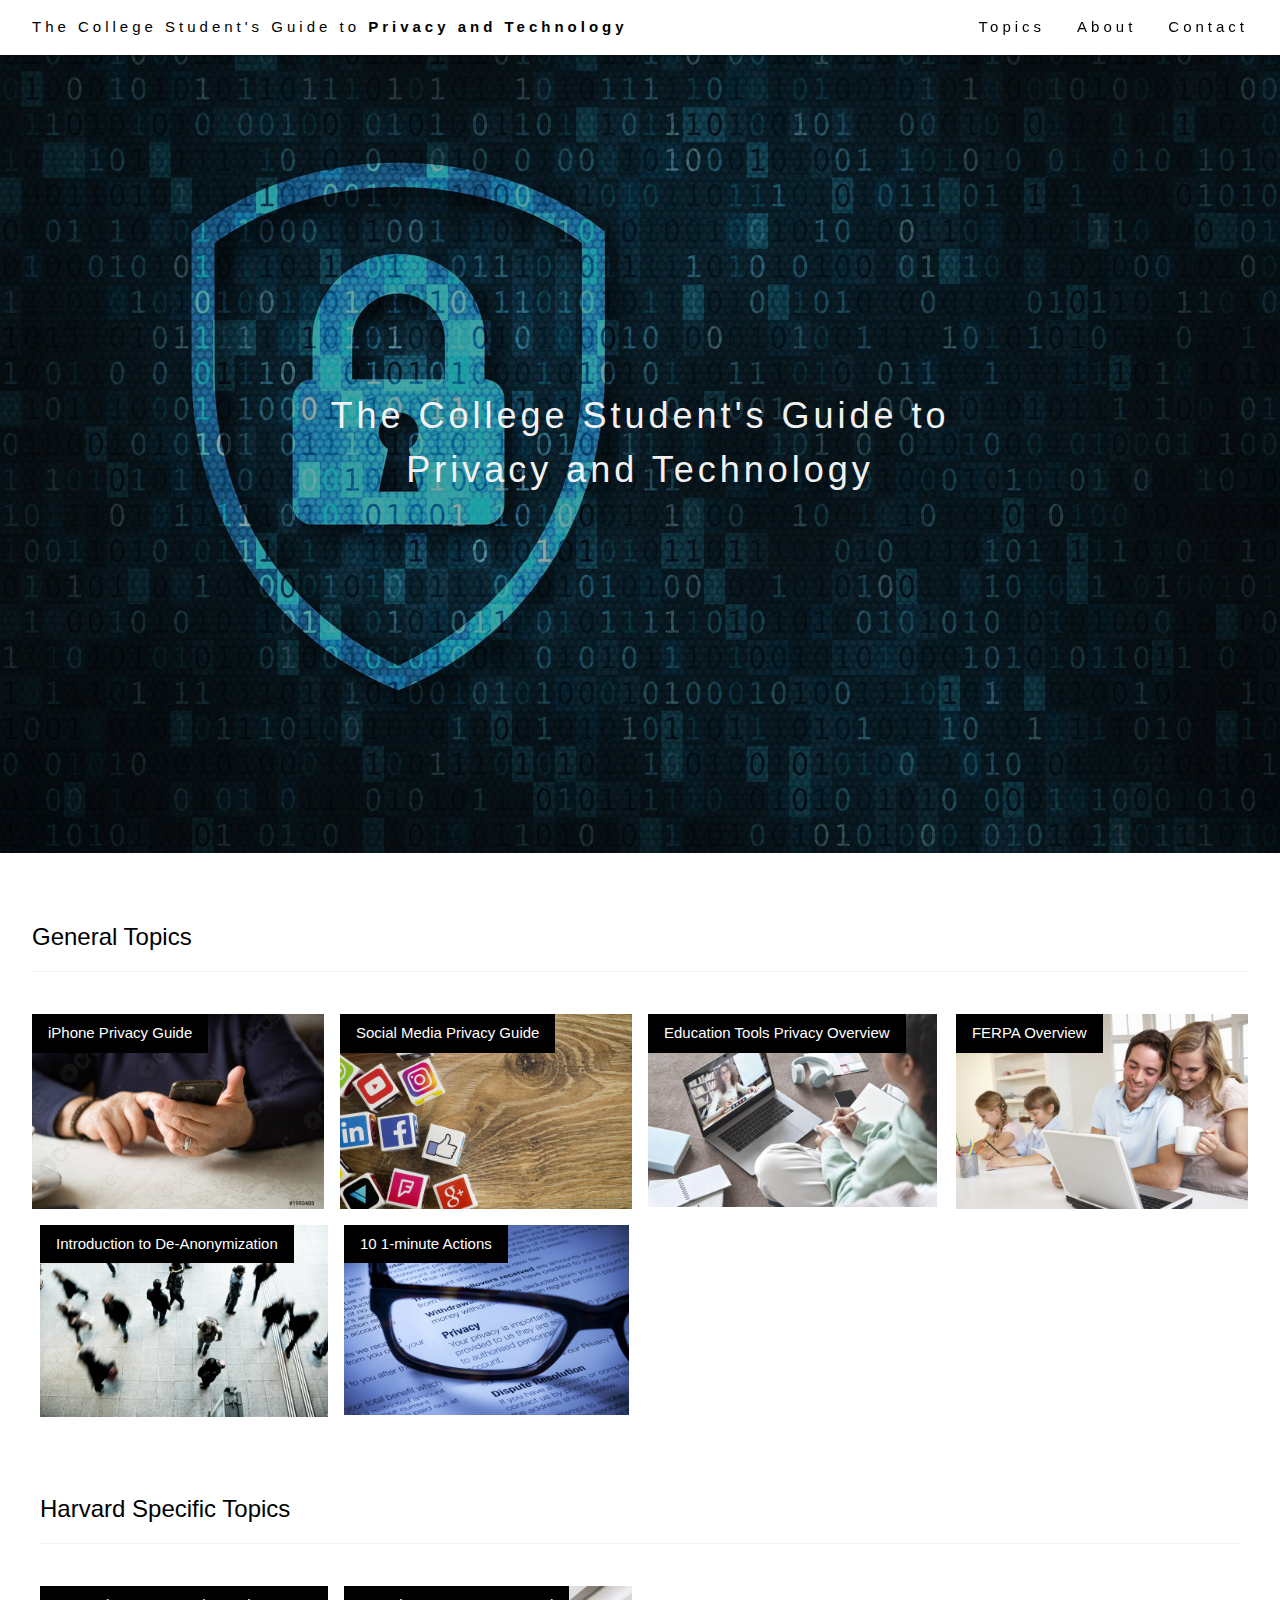
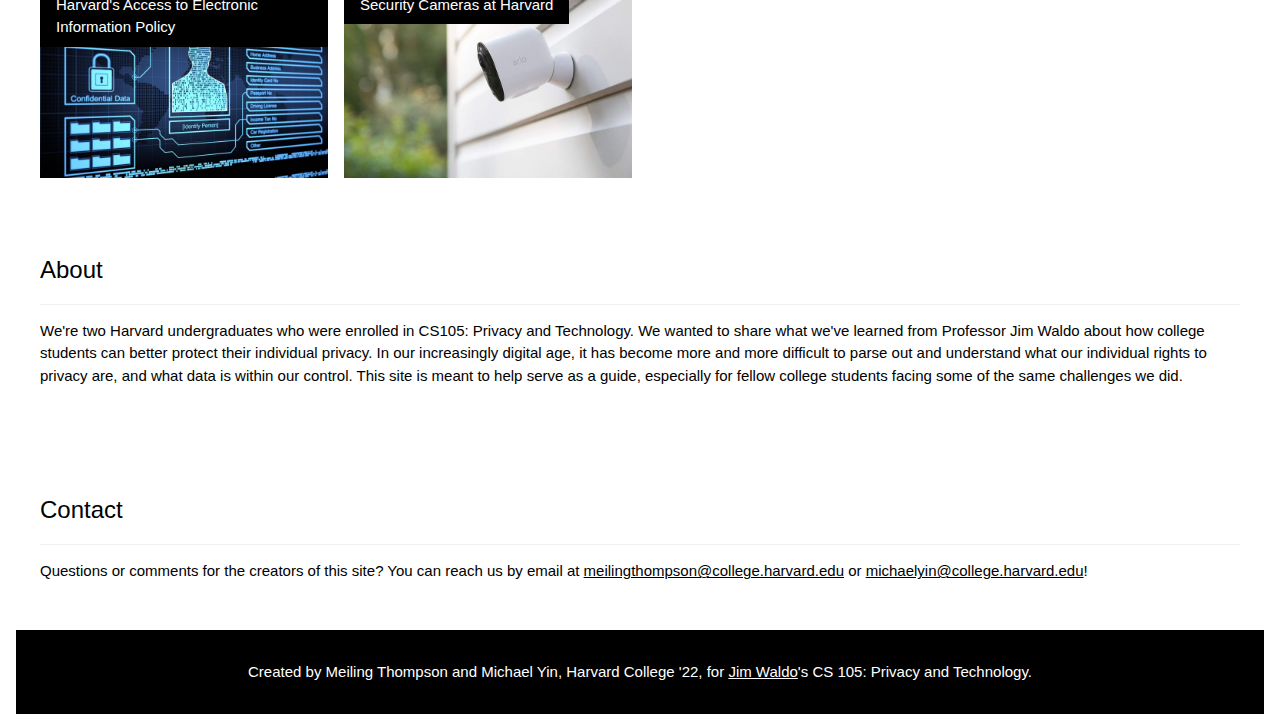
<file: index.html>
<!DOCTYPE html>
<html>
<title>The College Student's Guide to Privacy and Technology</title>
<meta charset="UTF-8">
<meta name="viewport" content="width=device-width, initial-scale=1">
<link rel="stylesheet" href="https://www.w3schools.com/w3css/4/w3.css">
<body>

<!-- Navbar (sit on top) -->
<div class="w3-top">
  <div class="w3-bar w3-white w3-wide w3-padding w3-card">
    <a href="#home" class="w3-bar-item w3-button">The College Student's Guide to <b>Privacy and Technology</b></a>
    <!-- Float links to the right. Hide them on small screens -->
    <div class="w3-right w3-hide-small">
      <a href="#topics" class="w3-bar-item w3-button">Topics</a>
      <a href="#about" class="w3-bar-item w3-button">About</a>
      <a href="#contact" class="w3-bar-item w3-button">Contact</a>
    </div>
  </div>
</div>

<!-- Header -->
<header class="w3-display-container w3-content w3-wide" style="max-width:1500px;" id="home">
  <img class="w3-image" src="images/privacy_cover.jpeg" alt="Computer" width="1500" style="filter: brightness(65%)">
  <div class="w3-display-middle w3-margin-top w3-center">
    <h1 class="w3-xxlarge w3-text-white"> <span class="w3-hide-small w3-text-light-grey">The College Student's Guide to <br>Privacy and Technology</span></h1>
  </div>
</header>

<!-- Page content -->
<div class="w3-content w3-padding" style="max-width:1564px">

  <!-- Project Section -->
  <div class="w3-container w3-padding-32" id="topics">
    <h3 class="w3-border-bottom w3-border-light-grey w3-padding-16">General Topics</h3>
  </div>

  <div class="w3-row-padding">
    <div class="w3-col l3 m6 w3-margin-bottom">
      <div class="w3-display-container">
        <div class="w3-display-topleft w3-black w3-padding">iPhone Privacy Guide</div>
        <a href="iphone_privacy.html"><img src="images/iphone_privacy.jpeg" alt="Person holding phone" style="width:100%"></a>
      </div>
    </div>
    <div class="w3-col l3 m6 w3-margin-bottom">
      <div class="w3-display-container">
        <div class="w3-display-topleft w3-black w3-padding">Social Media Privacy Guide</div>
        <a href="social_media_privacy.html"><img src="images/social_media.jpeg" alt="Social media cubes" style="width:100%">
      </div>
    </div>
    <div class="w3-col l3 m6 w3-margin-bottom">
      <div class="w3-display-container">
        <div class="w3-display-topleft w3-black w3-padding">Education Tools Privacy Overview</div>
        <a href="education.html"><img src="images/education.jpeg" alt="Student video calling" style="width:99%"></a>
      </div>
    </div>
    <div class="w3-col l3 m6 w3-margin-bottom">
      <div class="w3-display-container">
        <div class="w3-display-topleft w3-black w3-padding">FERPA Overview</div>
        <a href="ferpa.html"><img src="images/ferpa.jpeg" alt="Parents reviewing computer" style="width:100%">
      </div>
  </div>

  <div class="w3-row-padding">
    <div class="w3-col l3 m6 w3-margin-bottom">
      <div class="w3-display-container">
        <div class="w3-display-topleft w3-black w3-padding">Introduction to De-Anonymization</div>
        <a href="deanonymization.html"><img src="images/anonymousdata.jpeg" alt="Blurred people" style="width:100%"></a>
      </div>
    </div>
    <div class="w3-col l3 m6 w3-margin-bottom">
      <div class="w3-display-container">
        <div class="w3-display-topleft w3-black w3-padding">10 1-minute Actions</div>
        <a href="tenthings.html"><img src="images/tenthings.jpeg" alt="Privacy glasses" style="width:99%"></a>
      </div>
    </div>
  </div>

  <div class="w3-container w3-padding-32" id="topics">
    <h3 class="w3-border-bottom w3-border-light-grey w3-padding-16">Harvard Specific Topics</h3>
  </div>

  <div class="w3-row-padding">
    <div class="w3-col l3 m6 w3-margin-bottom">
      <div class="w3-display-container">
        <div class="w3-display-topleft w3-black w3-padding">Harvard's Access to Electronic Information Policy</div>
        <a href="harvard_info_policy.html"><img src="images/infoaccessharvard.jpeg" alt="Digital security screen" style="width:100%"></a>
      </div>
    </div>
    <div class="w3-col l3 m6 w3-margin-bottom">
      <div class="w3-display-container">
        <div class="w3-display-topleft w3-black w3-padding">Security Cameras at Harvard</div>
        <a href="security_cameras.html"><img src="images/security_camera.jpeg" alt="Security camera" style="width:100%"></a>
      </div>
    </div>
  </div>

  <!-- About Section -->
  <div class="w3-container w3-padding-32" id="about">
    <h3 class="w3-border-bottom w3-border-light-grey w3-padding-16">About</h3>
    <p>We're two Harvard undergraduates who were enrolled in CS105: Privacy and Technology. We wanted to share what we've learned from Professor Jim Waldo about how college students can better protect their individual privacy. In our increasingly digital age, it has become more and more difficult to parse out and understand what our individual rights to privacy are, and what data is within our control. This site is meant to help serve as a guide, especially for fellow college students facing some of the same challenges we did.
    </p>
  </div>

  <!-- Contact Section -->
  <div class="w3-container w3-padding-32" id="contact">
    <h3 class="w3-border-bottom w3-border-light-grey w3-padding-16">Contact</h3>
    <p>Questions or comments for the creators of this site? You can reach us by email at <a href="mailto:meilingthompson@college.harvard.edu">meilingthompson@college.harvard.edu</a> or <a href="mailto:michaelyin@college.harvard.edu">michaelyin@college.harvard.edu</a>!
  </div>

<!-- End page content -->
</div>

<!-- Footer -->
<footer class="w3-center w3-black w3-padding-16">
  <p>Created by Meiling Thompson and Michael Yin, Harvard College '22, for <a href="http://www.eecs.harvard.edu/~waldo/">Jim Waldo</a>'s CS 105: Privacy and Technology.</p>
</footer>

</body>
</html>
</file>
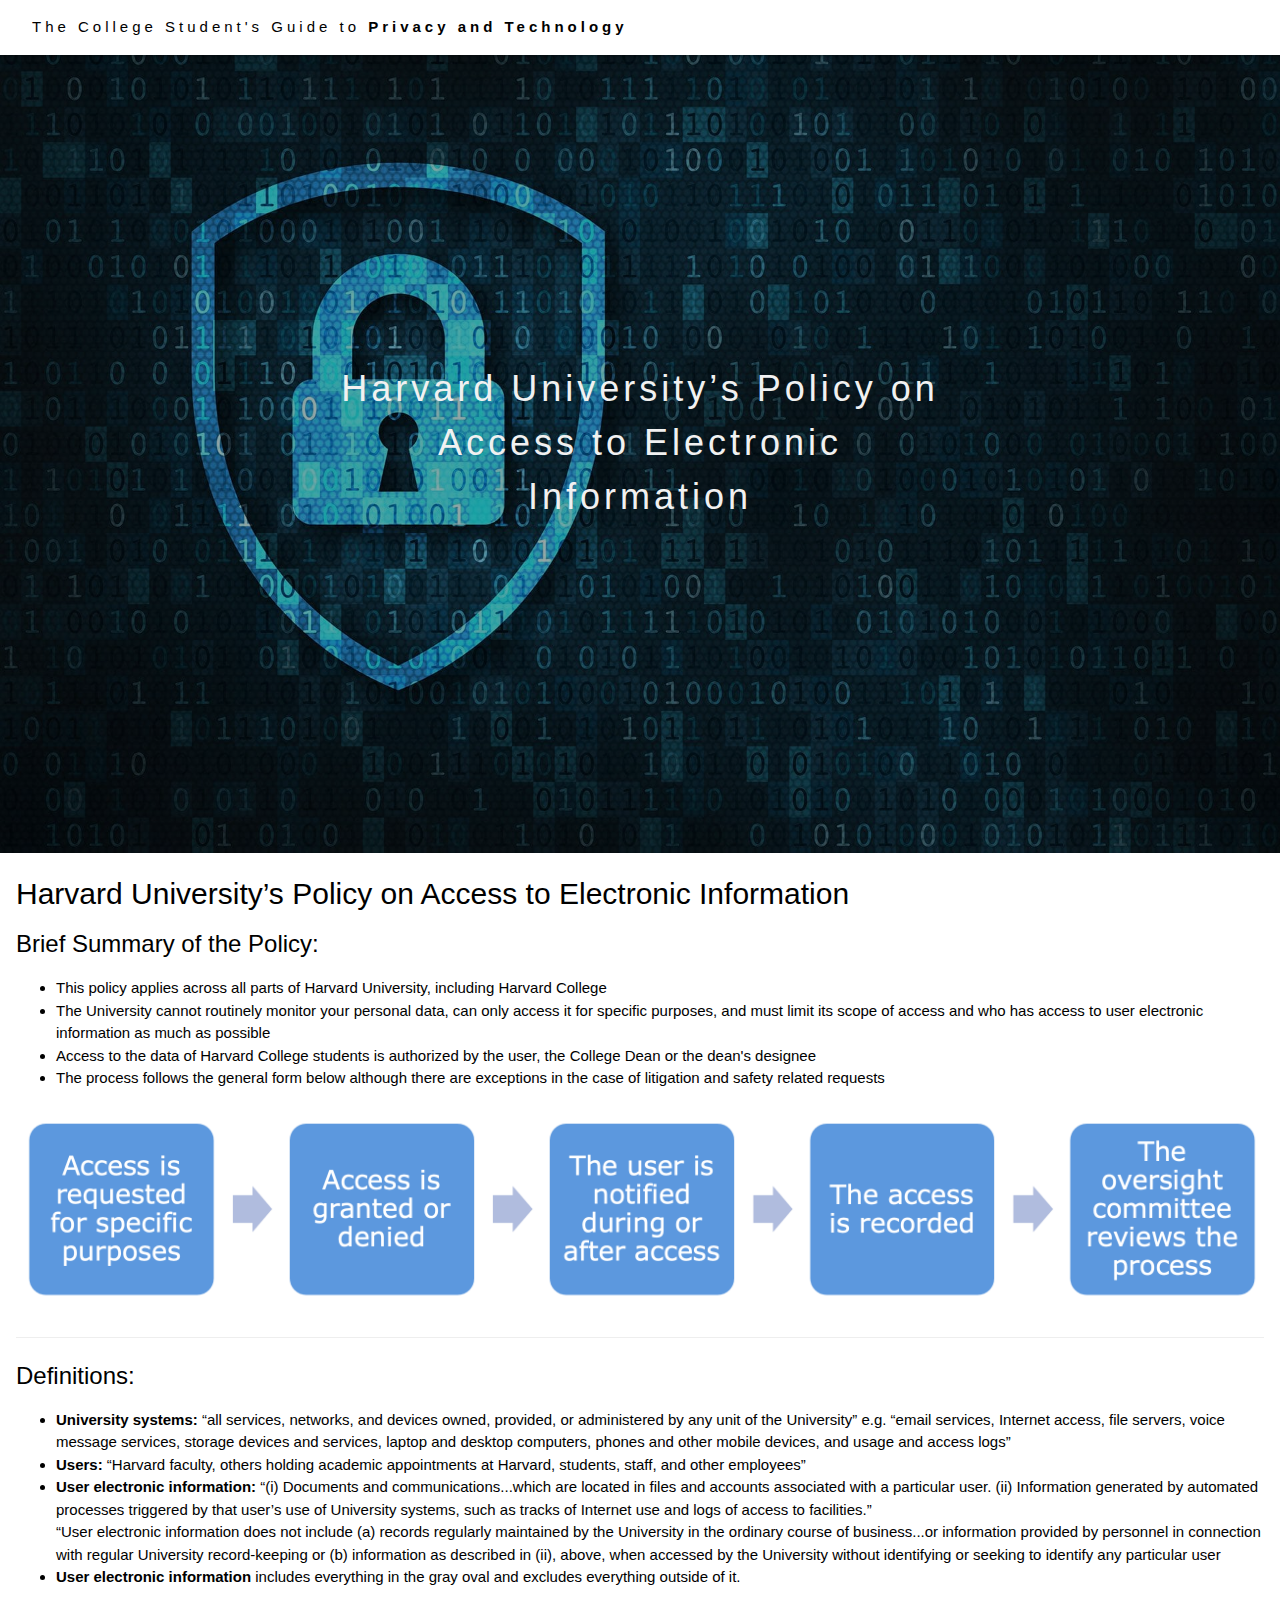
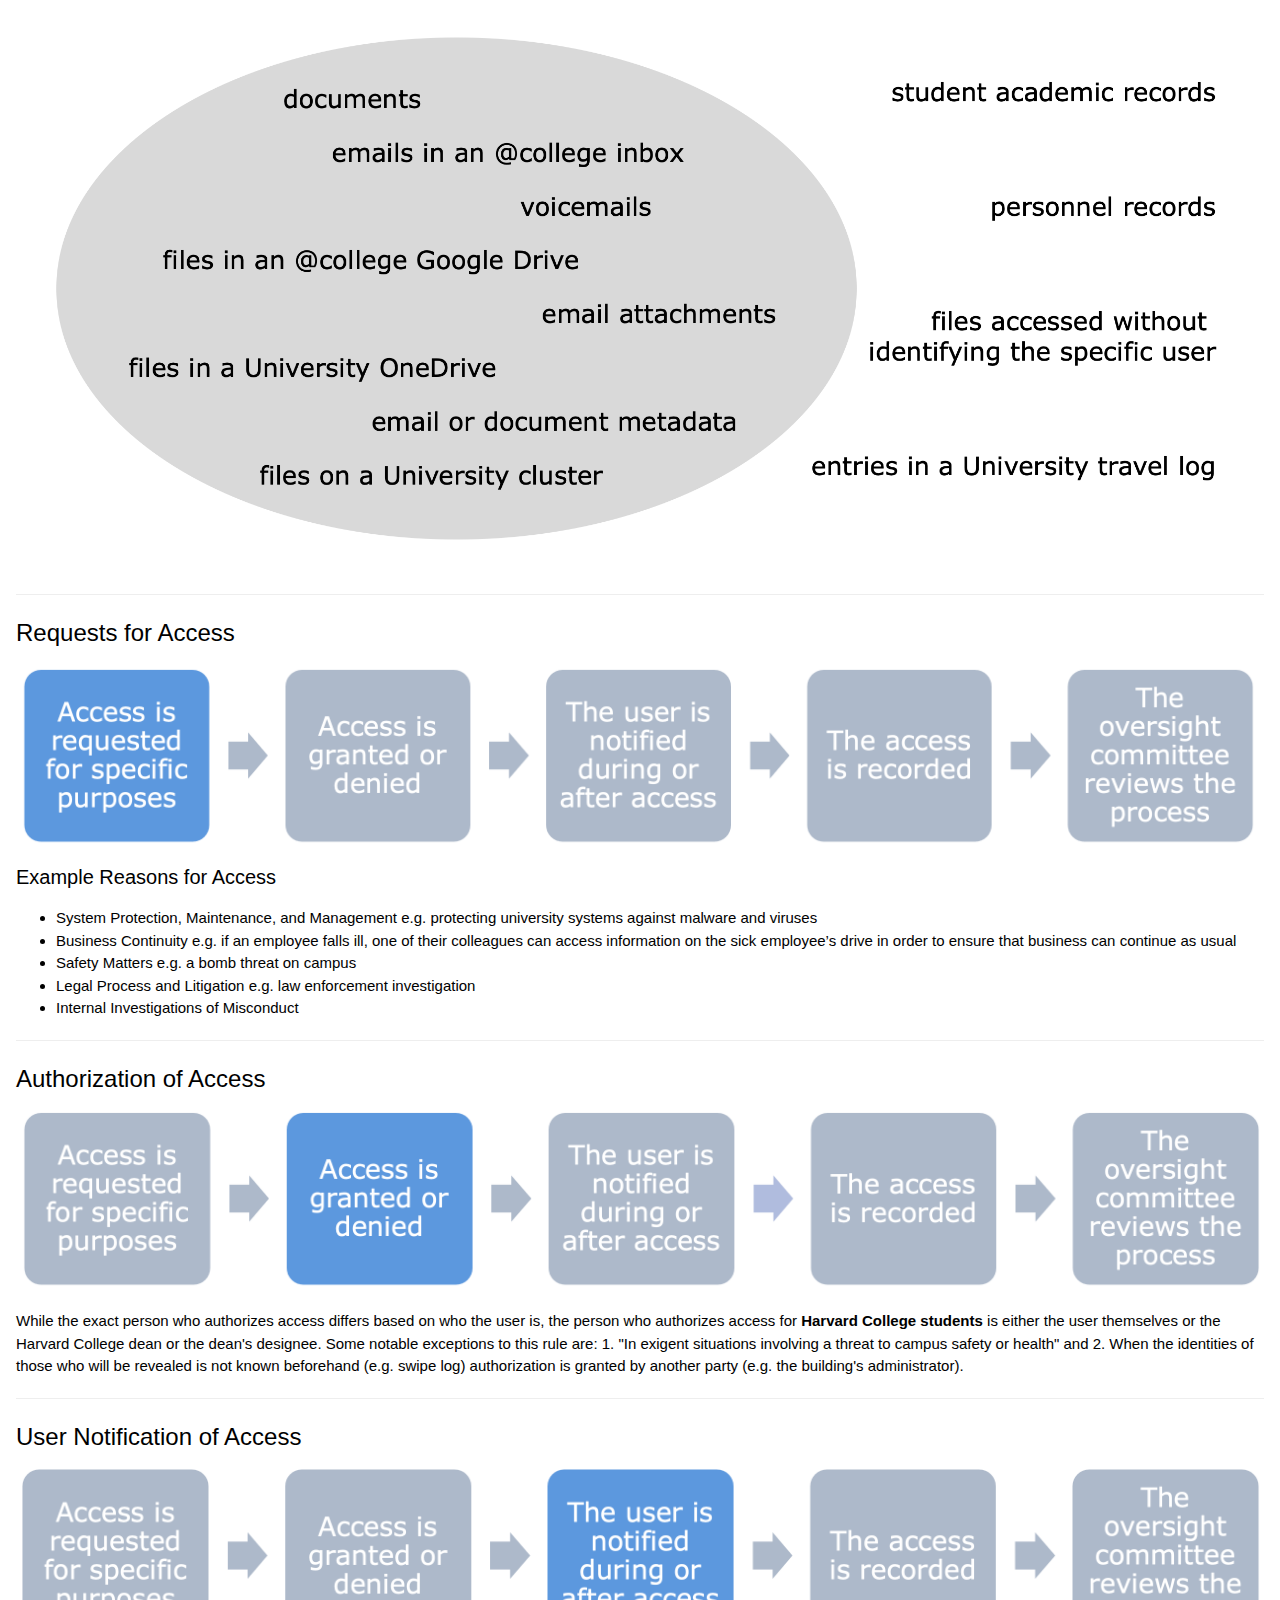
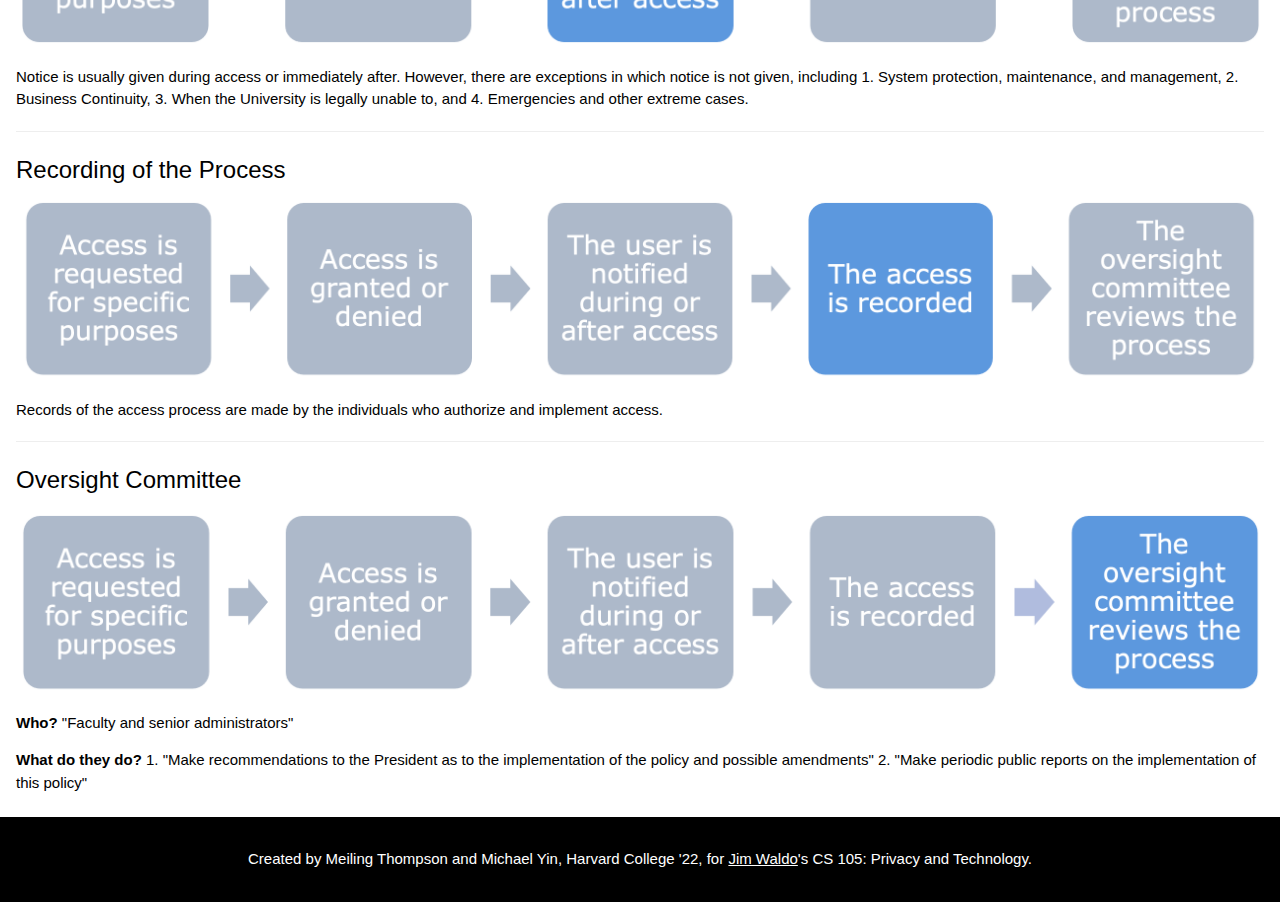
<file: harvard_info_policy.html>
<!DOCTYPE html>
<html>
<title>Harvard University’s Policy on Access to Electronic Information</title>
<meta charset="UTF-8">
<meta name="viewport" content="width=device-width, initial-scale=1">
<link rel="stylesheet" href="css/w3.css">
<body>

<!-- Navbar (sit on top) -->
<div class="w3-top">
  <div class="w3-bar w3-white w3-wide w3-padding w3-card">
    <a href="index.html#home" class="w3-bar-item w3-button">The College Student's Guide to <b>Privacy and Technology</b></a>
  </div>
</div>

<!-- Header -->
<header class="w3-display-container w3-content w3-wide" style="max-width:1500px;" id="home">
  <img class="w3-image" src="images/privacy_cover.jpeg" alt="Computer" width="1500" style="filter: brightness(65%)">
  <div class="w3-display-middle w3-margin-top w3-center">
    <h1 class="w3-xxlarge w3-text-white"> <span class="w3-hide-small w3-text-light-grey">Harvard University’s Policy on Access to Electronic Information</span></h1>
  </div>
</header>

<!-- Page content -->
<div class="w3-content w3-padding" style="max-width:1564px">
  <h2>Harvard University’s Policy on Access to Electronic Information</h2>
  <h3>Brief Summary of the Policy:</h3>
  <ul>
    <li>This policy applies across all parts of Harvard University, including Harvard College</li>
    <li>The University cannot routinely monitor your personal data, can only access it for specific purposes, and must limit its scope of access and who has access to user electronic information as much as possible</li>
    <li>Access to the data of Harvard College students is authorized by the user, the College Dean or the dean's designee</li>
    <li>The process follows the general form below although there are exceptions in the case of litigation and safety related requests</li>
  </ul>
  <img src="images/access_process.png" alt="Harvard Information Access Process" style="width:100%">
  <hr size="12" width="100%">
  <h3>Definitions:</h3>
  <ul>
    <li><b>University systems:</b> “all services, networks, and devices owned, provided, or administered by any unit of the University” e.g. “email services, Internet access, file servers, voice message services, storage devices and services, laptop and desktop computers, phones and other mobile devices, and usage and access logs”</li>
    <li><b>Users:</b> “Harvard faculty, others holding academic appointments at Harvard, students, staff, and other employees”</li>
    <li><b>User electronic information:</b> “(i) Documents and communications...which are located in files and accounts associated with a particular user. (ii) Information generated by automated processes triggered by that user’s use of University systems, such as tracks of Internet use and logs of access to facilities.”<br>“User electronic information does not include (a) records regularly maintained by the University in the ordinary course of business...or information provided by personnel in connection with regular University record-keeping or (b) information as described in (ii), above, when accessed by the University without identifying or seeking to identify any particular user</li>
    <li><b>User electronic information</b> includes everything in the gray oval and excludes everything outside of it.</li>
  </ul>
  <img src="images/user_electronic_info_def.png" alt="Harvard Information Access Process" style="width:100%">
  <hr size="12" width="100%">
  <h3>Requests for Access</h3>
  <img src="images/step1.png" alt="Harvard Information Access Process" style="width:100%">
  <h4>Example Reasons for Access</h4>
  <ul>
    <li>System Protection, Maintenance, and Management e.g. protecting university systems against malware and viruses</li>
    <li>Business Continuity e.g. if an employee falls ill, one of their colleagues can access information on the sick employee’s drive in order to ensure that business can continue as usual</li>
    <li>Safety Matters e.g. a bomb threat on campus</li>
    <li>Legal Process and Litigation e.g. law enforcement investigation</li>
    <li>Internal Investigations of Misconduct</li>
  </ul>
  <hr size="12" width="100%">
  <h3>Authorization of Access</h3>
  <img src="images/step2.png" alt="Harvard Information Access Process" style="width:100%">
  <p>While the exact person who authorizes access differs based on who the user is, the person who authorizes access for <b>Harvard College students</b> is either the user themselves or the Harvard College dean or the dean's designee. Some notable exceptions to this rule are: 1. "In exigent situations involving a threat to campus safety or health" and 2. When the identities of those who will be revealed is not known beforehand (e.g. swipe log) authorization is granted by another party (e.g. the building's administrator).</p>
  <hr size="12" width="100%">
  <h3>User Notification of Access</h3>
  <img src="images/step3.png" alt="Harvard Information Access Process" style="width:100%">
  <p>Notice is usually given during access or immediately after. However, there are exceptions in which notice is not given, including 1. System protection, maintenance, and management, 2. Business Continuity, 3. When the University is legally unable to, and 4. Emergencies and other extreme cases.</p>
  <hr size="12" width="100%">
  <h3>Recording of the Process</h3>
  <img src="images/step4.png" alt="Harvard Information Access Process" style="width:100%">
  <p>Records of the access process are made by the individuals who authorize and implement access.</p>
  <hr size="12" width="100%">
  <h3>Oversight Committee</h3>
  <img src="images/step5.png" alt="Harvard Information Access Process" style="width:100%">
  <p><b>Who?</b> "Faculty and senior administrators"</p>
  <p><b>What do they do?</b> 1. "Make recommendations to the President as to the implementation of the policy and possible amendments" 2. "Make periodic public reports on the implementation of this policy"</p>
<!-- End page content -->
</div>


<!-- Footer -->
<footer class="w3-center w3-black w3-padding-16">
  <p>Created by Meiling Thompson and Michael Yin, Harvard College '22, for <a href="http://www.eecs.harvard.edu/~waldo/">Jim Waldo</a>'s CS 105: Privacy and Technology.</p>
</footer>

</body>
</html>
</file>
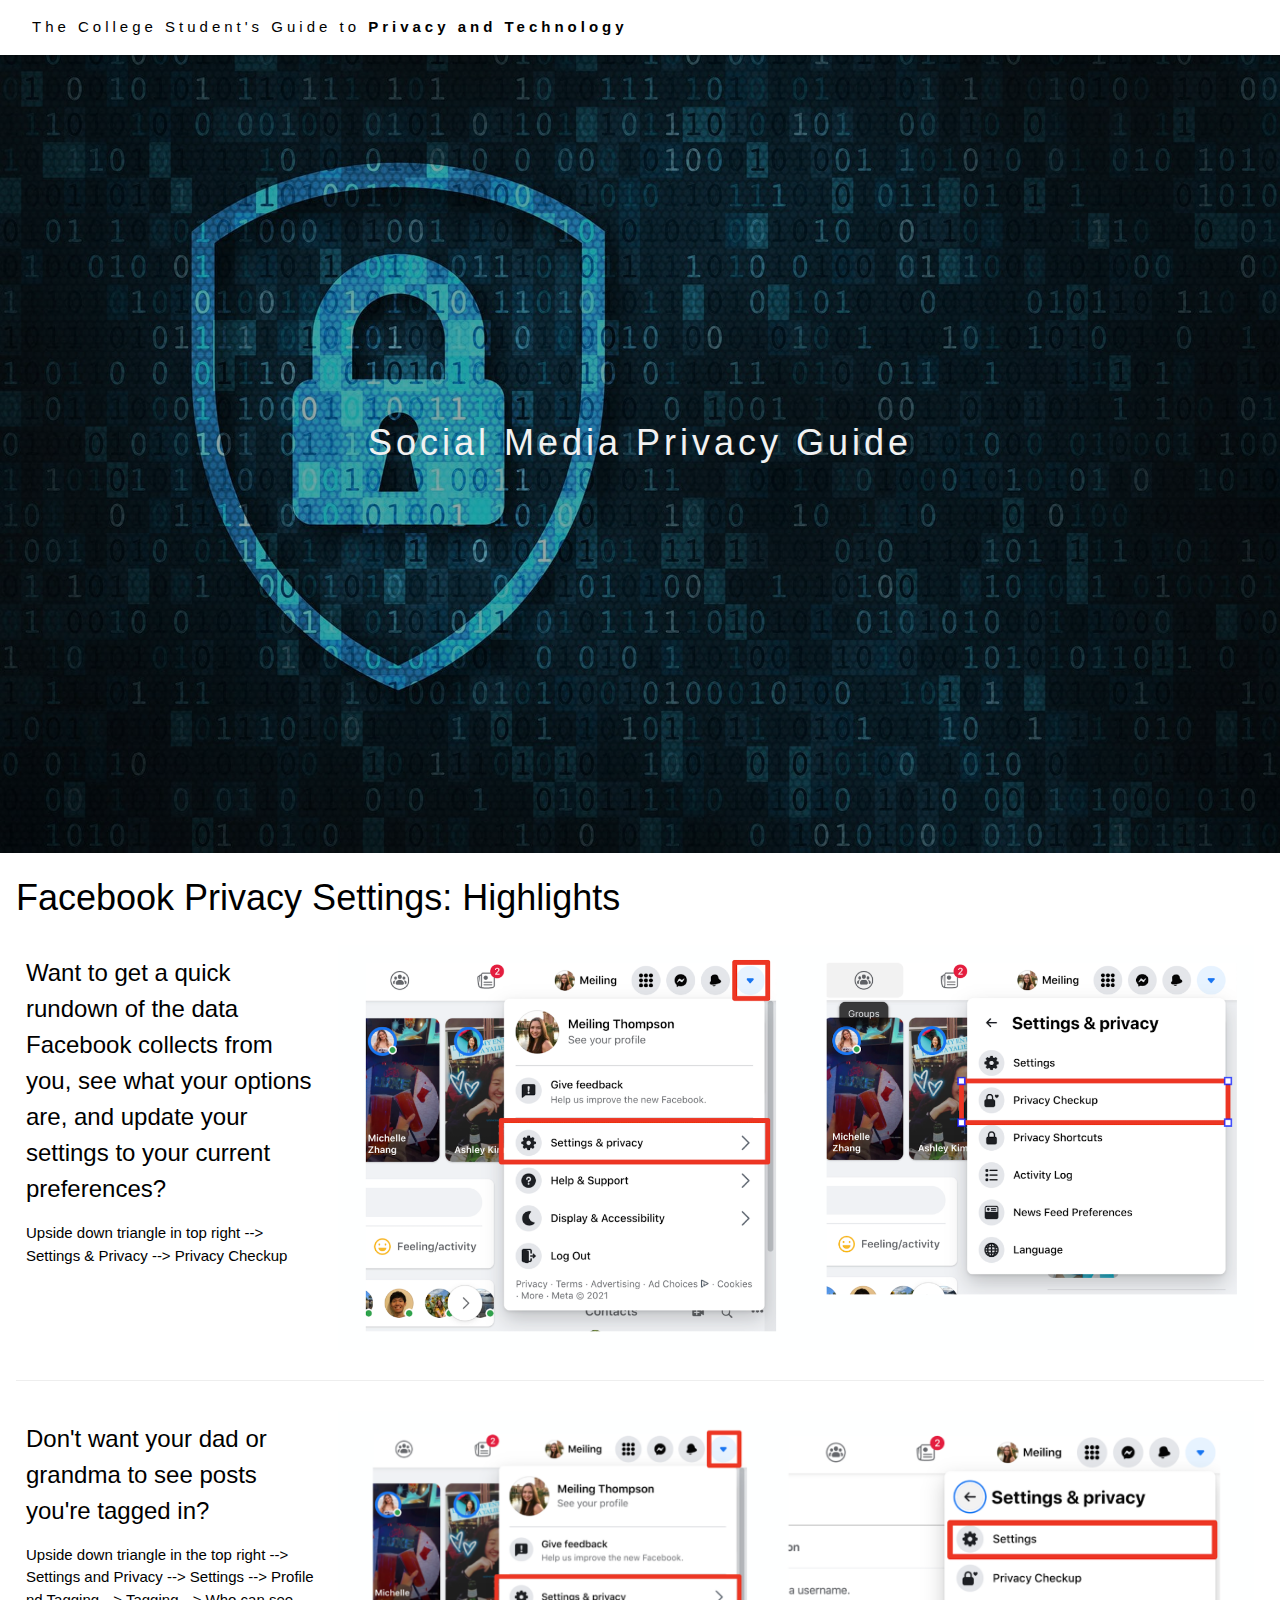
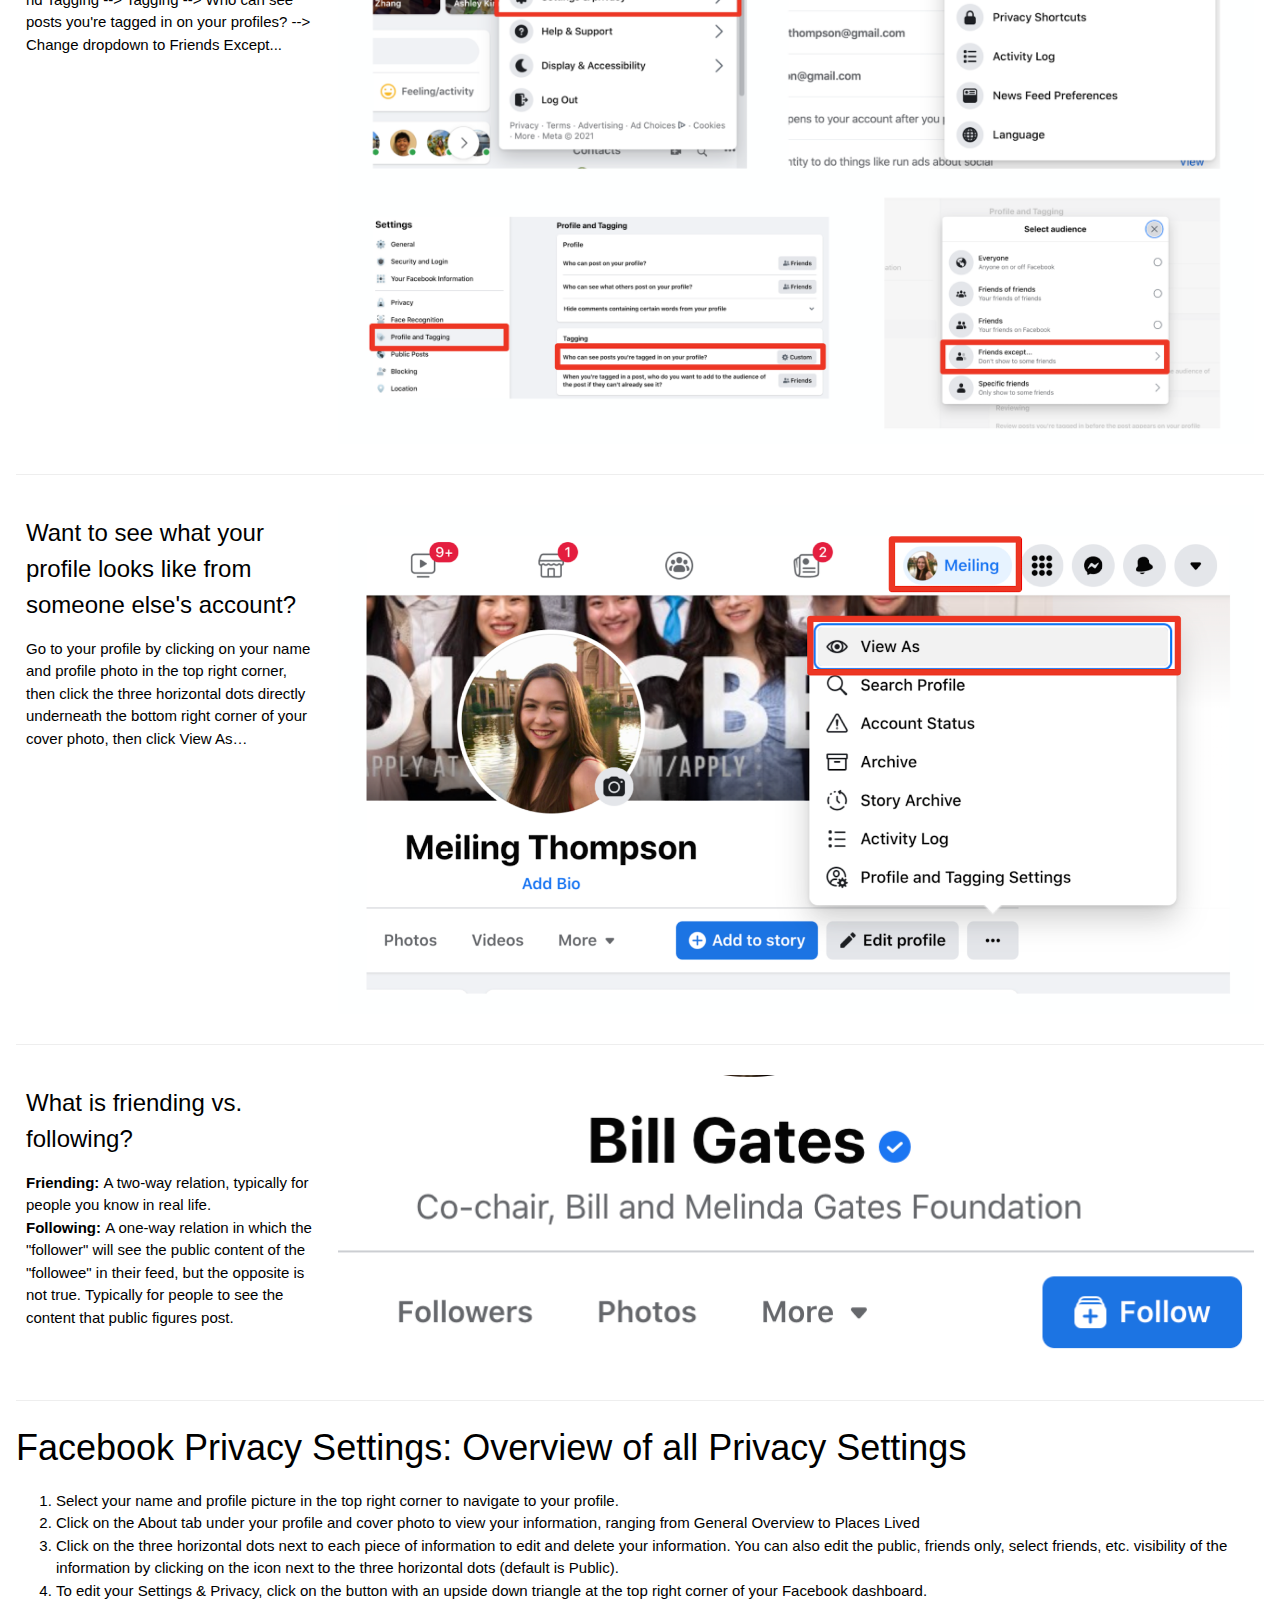
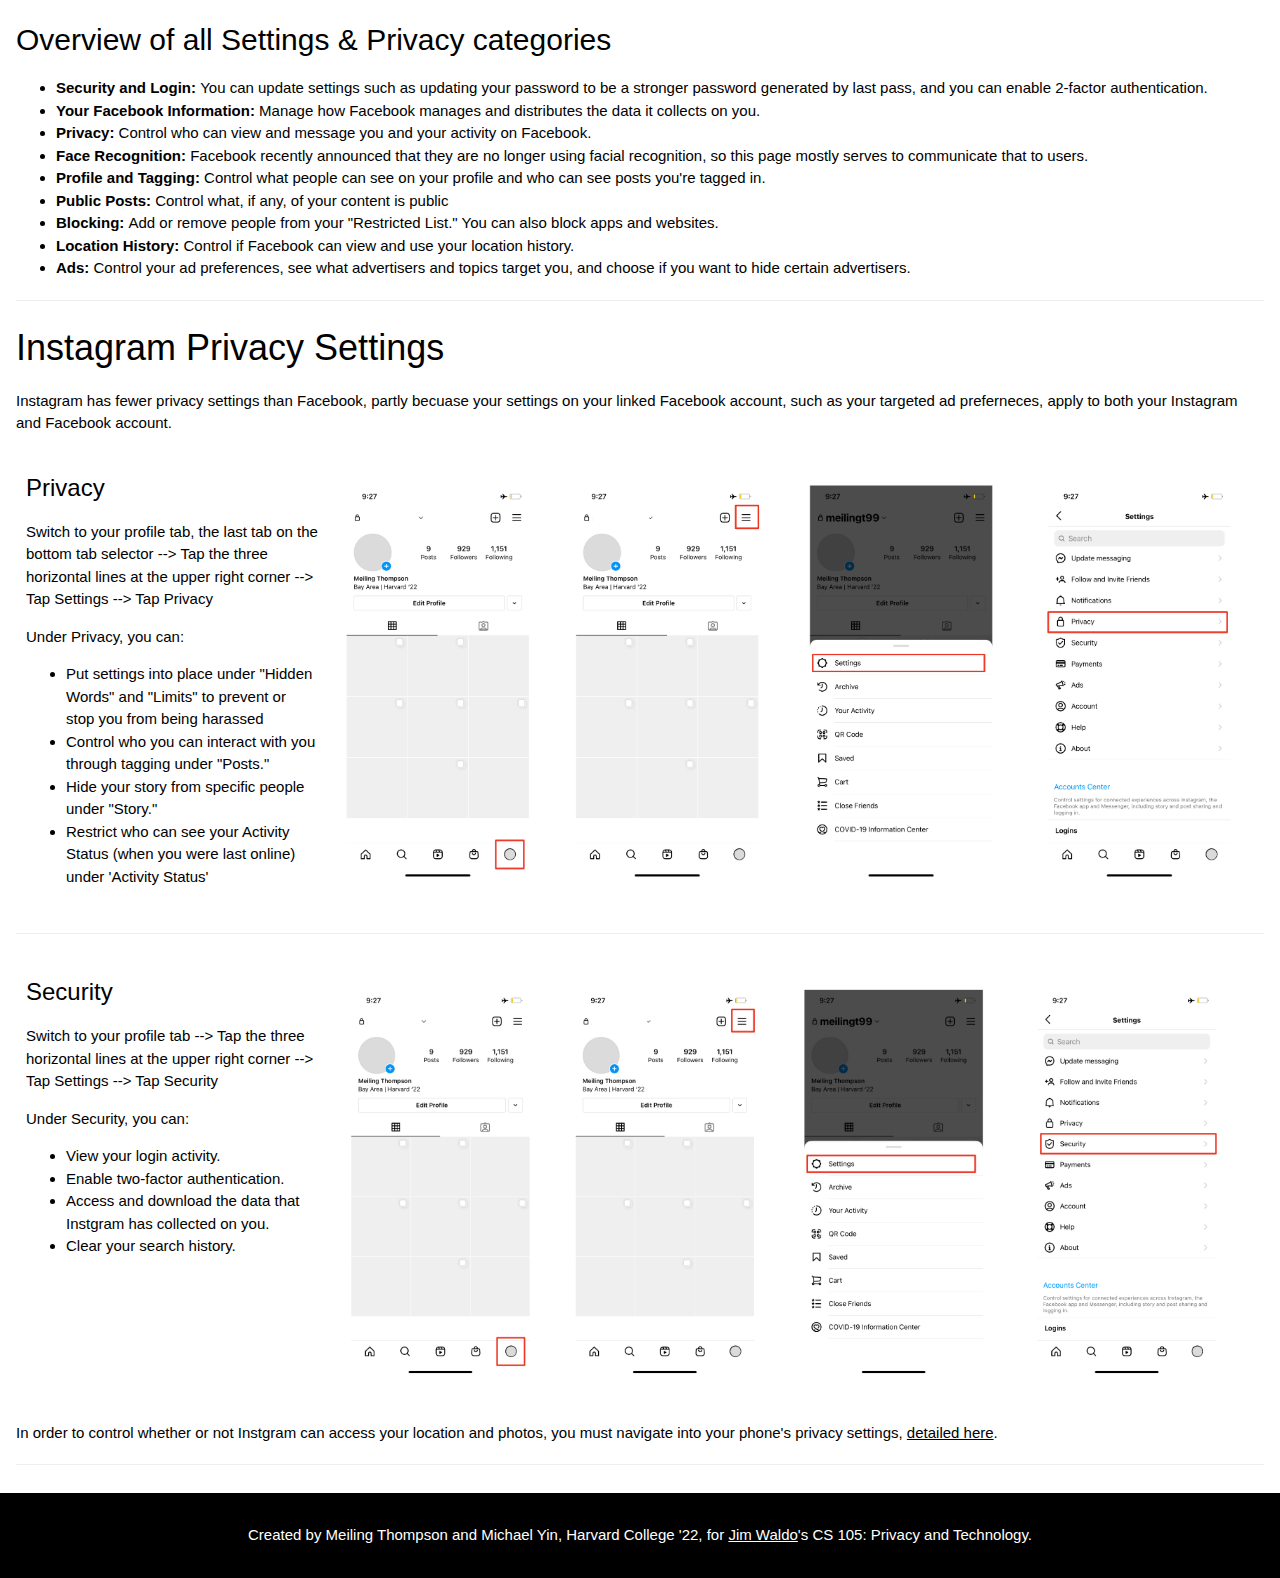
<file: social_media_privacy.html>
<!DOCTYPE html>
<html>
<title>The College Student's Guide to Privacy and Technology</title>
<meta charset="UTF-8">
<meta name="viewport" content="width=device-width, initial-scale=1">
<link rel="stylesheet" href="css/ttstyle.css">
<link rel="stylesheet" href="css/w3.css">
<body>

<!-- Navbar (sit on top) -->
<div class="w3-top">
  <div class="w3-bar w3-white w3-wide w3-padding w3-card">
    <a href="index.html#home" class="w3-bar-item w3-button">The College Student's Guide to <b>Privacy and Technology</b></a>
  </div>
</div>

<!-- Header -->
<header class="w3-display-container w3-content w3-wide" style="max-width:1500px;" id="home">
  <img class="w3-image" src="images/privacy_cover.jpeg" alt="Computer" width="1500" style="filter: brightness(65%)">
  <div class="w3-display-middle w3-margin-top w3-center">
    <h1 class="w3-xxlarge w3-text-white"> <span class="w3-hide-small w3-text-light-grey">Social Media Privacy Guide</span></h1>
  </div>
</header>

<!-- Page content -->
<div class="w3-content w3-padding" style="max-width:1564px">
  <h1>Facebook Privacy Settings: Highlights</h1>
  <div class="row">
    <div class="column left">
      <h3><i class="fas fa-user-lock"></i> Want to get a quick rundown of the data Facebook collects from you, see what your options are, and update your settings to your current preferences?</h3>
      <p>Upside down triangle in top right --> Settings & Privacy --> Privacy Checkup</p>
    </div>
    <div class="column right">
      <img src="images/sm_privacy_checkup.png" alt="Social Media Settings Privacy Checkup Instructions" style="width:100%">
    </div>
  </div>
  <hr size="12" width="100%">
  <div class="row">
    <div class="column left">
      <h3><i class="fas fa-tag"></i> Don't want your dad or grandma to see posts you're tagged in?</h3>
      <p>Upside down triangle in the top right --> Settings and Privacy --> Settings --> Profile nd Tagging --> Tagging --> Who can see posts you're tagged in on your profiles? --> Change dropdown to Friends Except...</p>
    </div>
    <div class="column right">
      <img src="images/sm_tagging.png" alt="Social Media Settings Tagging Instructions" style="width:100%">
    </div>
  </div>
  <hr size="12" width="100%">
  <div class="row">
    <div class="column left">
      <h3><i class="fas fa-user"></i> Want to see what your profile looks like from someone else's account? </h3>
      <p>Go to your profile by clicking on your name and profile photo in the top right corner, then click the three horizontal dots directly underneath the bottom right corner of your cover photo, then click View As…</p>
    </div>
    <div class="column right">
      <img src="images/sm_profile.png" alt="Social Media Settings Profile Viewing Instructions" style="width:100%">
    </div>
  </div>
  <hr size="12" width="100%">
  <div class="row">
    <div class="column left">
      <h3><i class="fas fa-user"></i> What is friending vs. following? </h3>
      <p><b>Friending: </b> A two-way relation, typically for people you know in real life.
        <br><b>Following: </b> A one-way relation in which the "follower" will see the public content of the "followee" in their feed, but the opposite is not true. Typically for people to see the content that public figures post. </p>
    </div>
    <div class="column right">
      <img src="images/sm_friending_follow.png" alt="Social Media Following vs. Friending" style="width:100%">
    </div>
  </div>
  <hr size="12" width="100%">
  <h1>Facebook Privacy Settings: Overview of all Privacy Settings</h1>
  <ol>
    <li>Select your name and profile picture in the top right corner to navigate to your profile.</li>
    <li>Click on the About tab under your profile and cover photo to view your information, ranging from General Overview to Places Lived</li>
    <li>Click on the three horizontal dots next to each piece of information to edit and delete your information. You can also edit the public, friends only, select friends, etc. visibility of the information by clicking on the icon next to the three horizontal dots (default is Public).</li>
    <li>To edit your Settings & Privacy, click on the button with an upside down triangle at the top right corner of your Facebook dashboard.</li>
  </ol>
  <h2>Overview of all Settings & Privacy categories</h2>
  <ul>
    <li><b>Security and Login: </b>You can update settings such as updating your password to be a stronger password generated by last pass, and you can enable 2-factor authentication.</li>
    <li><b>Your Facebook Information: </b>Manage how Facebook manages and distributes the data it collects on you.</li>
    <li><b>Privacy: </b>Control who can view and message you and your activity on Facebook.</li>
    <li><b>Face Recognition: </b>Facebook recently announced that they are no longer using facial recognition, so this page mostly serves to communicate that to users.</li>
    <li><b>Profile and Tagging: </b>Control what people can see on your profile and who can see posts you're tagged in.</li>
    <li><b>Public Posts: </b>Control what, if any, of your content is public</li>
    <li><b>Blocking: </b>Add or remove people from your "Restricted List." You can also block apps and websites.</li>
    <li><b>Location History: </b>Control if Facebook can view and use your location history.</li>
    <li><b>Ads: </b>Control your ad preferences, see what advertisers and topics target you, and choose if you want to hide certain advertisers.</li>
  </ul>
  <hr size="12" width="100%">
  <h1>Instagram Privacy Settings</h1>
  <p>Instagram has fewer privacy settings than Facebook, partly becuase your settings on your linked Facebook account, such as your targeted ad preferneces, apply to both your Instagram and Facebook account.</p>
  <div class="row">
    <div class="column left">
      <h3><i class="fas fa-lock"></i> Privacy </h3>
      <p>Switch to your profile tab, the last tab on the bottom tab selector --> Tap the three horizontal lines at the upper right corner --> Tap Settings --> Tap Privacy</p>
      <p>Under Privacy, you can: </p>
      <ul>
        <li>Put settings into place under "Hidden Words" and "Limits" to prevent or stop you from being harassed</li>
        <li>Control who you can interact with you through tagging under "Posts."</li>
        <li>Hide your story from specific people under "Story."</li>
        <li>Restrict who can see your Activity Status (when you were last online) under 'Activity Status'</li>
      </ul>
    </div>
    <div class="column right">
      <img src="images/sm_ig_privacy.jpg" alt="Instagram Privacy Settings" style="width:100%">
    </div>
  </div>
  <hr size="12" width="100%">
  <div class="row">
    <div class="column left">
      <h3><i class="fas fa-lock"></i> Security </h3>
      <p>Switch to your profile tab --> Tap the three horizontal lines at the upper right corner --> Tap Settings --> Tap Security</p>
      <p>Under Security, you can: </p>
      <ul>
        <li>View your login activity.</li>
        <li>Enable two-factor authentication.</li>
        <li>Access and download the data that Instgram has collected on you.</li>
        <li>Clear your search history.</li>
      </ul>
    </div>
    <div class="column right">
      <img src="images/sm_ig_security.jpg" alt="Instagram Security Settings" style="width:100%">
    </div>
  </div>
  <p>In order to control whether or not Instgram can access your location and photos, you must navigate into your phone's privacy settings, <a href="iphone_privacy.html">detailed here</a>.</p>
  <hr size="12" width="100%">
<!-- End page content -->
</div>


<!-- Footer -->
<footer class="w3-center w3-black w3-padding-16">
  <p>Created by Meiling Thompson and Michael Yin, Harvard College '22, for <a href="http://www.eecs.harvard.edu/~waldo/">Jim Waldo</a>'s CS 105: Privacy and Technology.</p>
</footer>

</body>
</html>
</file>
<file: css/ttstyle.css>
.column {
  float: left;
  padding: 10px;
}

.left {
  width: 25%;
}

.right {
  width: 75%;
}

/* Clear floats after the columns */
.row:after {
  content: "";
  display: table;
  clear: both;
}
</file>
